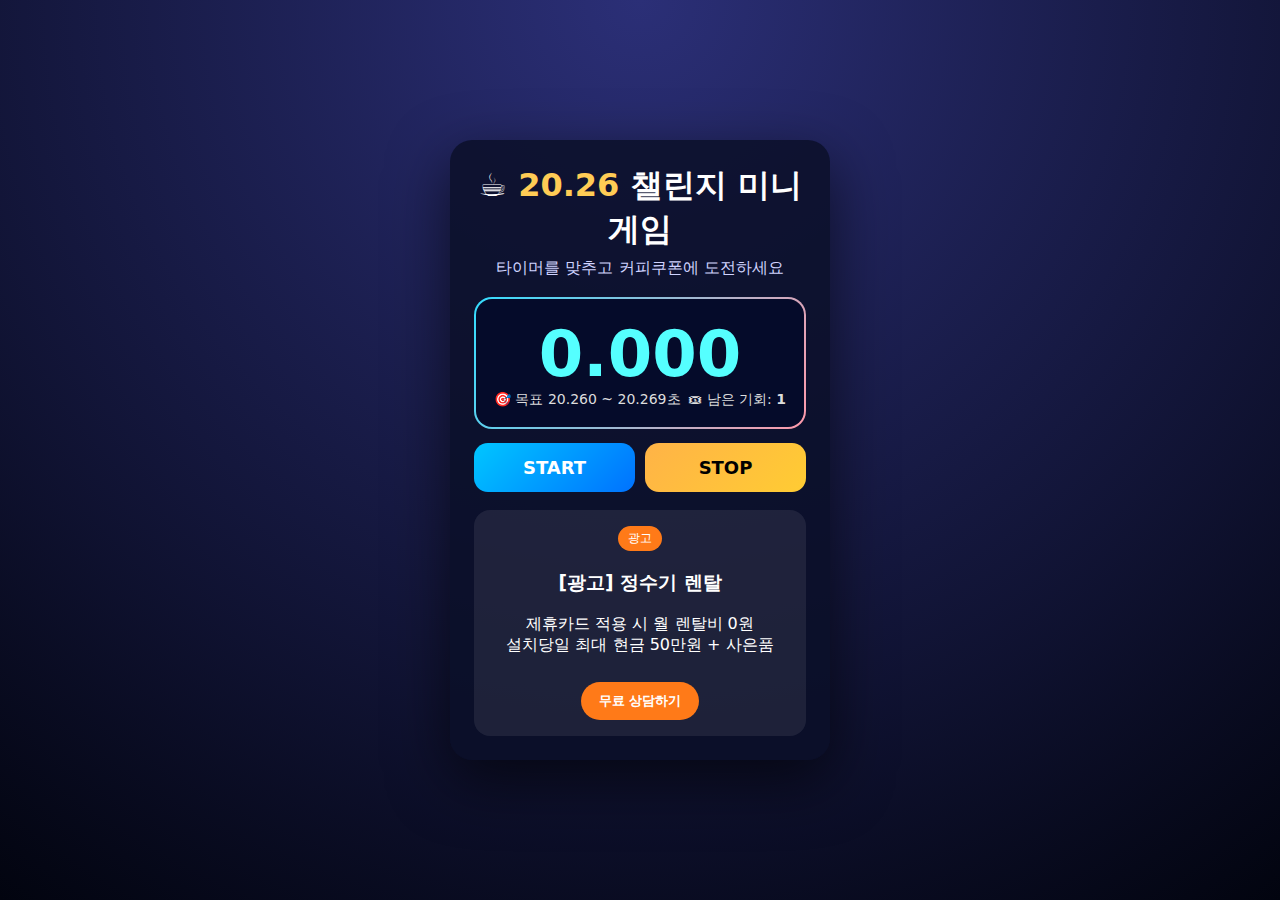
<file: public/index.html>
<!DOCTYPE html>
<html lang="ko">
<head>
  <meta charset="UTF-8" />
  <meta name="viewport" content="width=device-width, initial-scale=1.0"/>
  <title>20.26 챌린지 미니게임</title>

  <!-- Google AdSense -->
  <script async src="https://pagead2.googlesyndication.com/pagead/js/adsbygoogle.js?client=ca-pub-7356591276029815"
     crossorigin="anonymous"></script>

  <link rel="stylesheet" href="style.css"/>
</head>
<body>
  <div class="wrap">
    <div class="card">
      <h1>☕ <span class="gold">20.26</span> 챌린지 미니게임</h1>
      <p class="sub">타이머를 맞추고 커피쿠폰에 도전하세요</p>

      <div class="timer-box">
        <div id="time">0.000</div>
        <div class="info">
          <span>🎯 목표 20.260 ~ 20.269초</span>
          <span>🎟 남은 기회: <b id="chance">1</b></span>
        </div>
      </div>

      <div class="btns">
        <button id="startBtn">START</button>
        <button id="stopBtn">STOP</button>
      </div>

      <div id="result"></div>

      <!-- 광고 카드 -->
      <div class="ad-card" id="adCard">
        <div class="badge">광고</div>
        <h3>[광고] 정수기 렌탈</h3>
        <p>제휴카드 적용 시 월 렌탈비 0원<br>설치당일 최대 현금 50만원 + 사은품</p>
        <button id="adBtn">무료 상담하기</button>
      </div>

      <div id="retryBox" class="hidden">
        <p>재도전하려면 아래 중 하나를 선택하세요</p>
        <button id="shareBtn">친구에게 공유하고 재도전</button>
        <button id="adRetryBtn">광고 보고 재도전</button>
        <p class="guide">
          ※ 게임이 실행되지 않으면 우측 상단 ⋮ → 다른 브라우저로 열기
        </p>
      </div>

      <div id="formBox" class="hidden">
        <h3>🎉 성공! 응모 정보 입력</h3>
        <input id="name" placeholder="이름"/>
        <input id="phone" placeholder="전화번호"/>
        <label class="agree">
          <input type="checkbox" id="agree"/> 개인정보처리방침 동의
        </label>
        <button id="submitBtn">응모하기</button>
        <p class="note">정산 후 문자로 쿠폰 발송 / 조기 종료 가능</p>
      </div>

    </div>
  </div>

  <script src="script.js"></script>
</body>
</html>
</file>
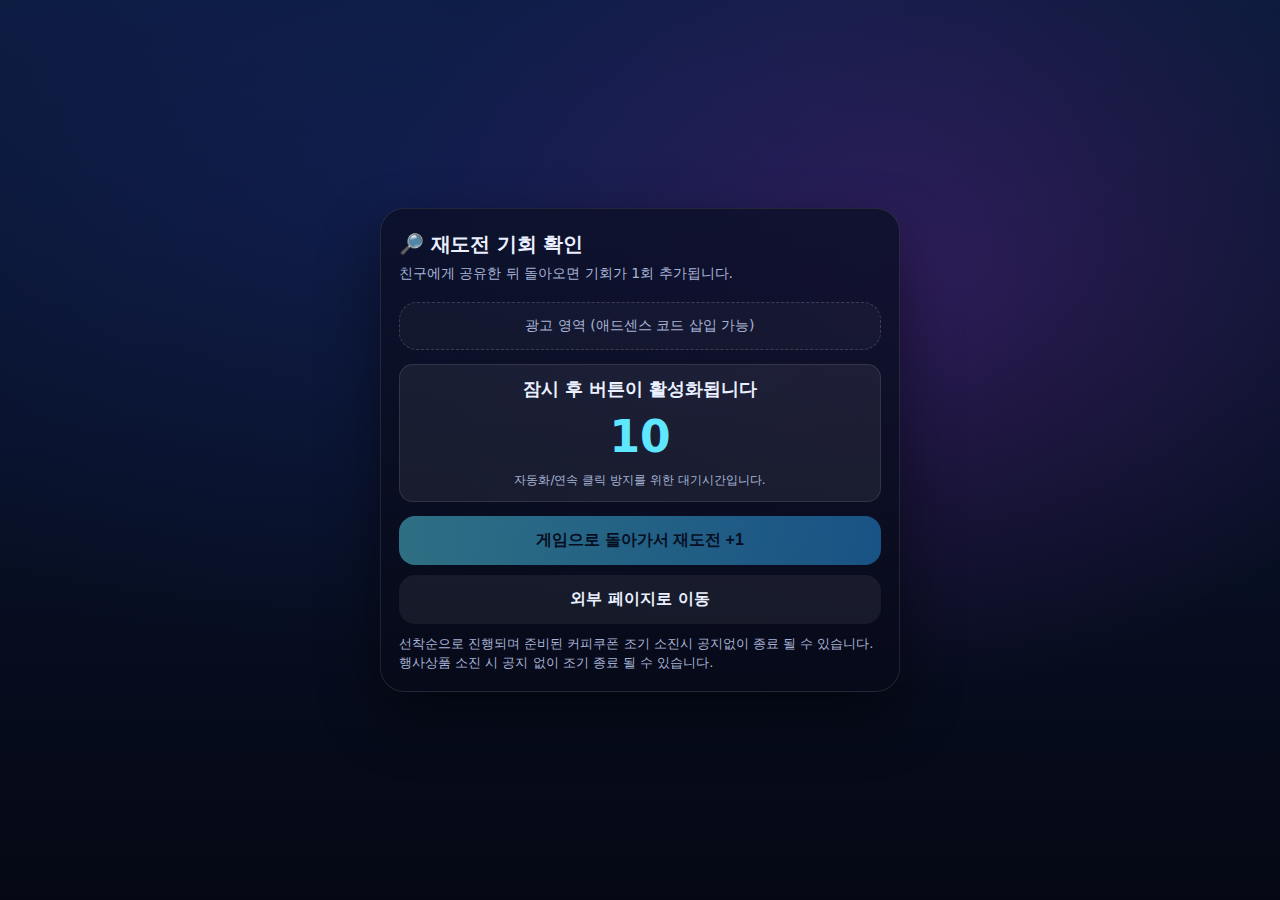
<file: public/gate.html>
<!doctype html>
<html lang="ko">
<head>
  <meta charset="utf-8"/>
  <meta name="viewport" content="width=device-width,initial-scale=1,viewport-fit=cover"/>
  <title>재도전 기회 확인</title>
  <script async src="https://pagead2.googlesyndication.com/pagead/js/adsbygoogle.js?client=ca-pub-7356591276029815"
     crossorigin="anonymous"></script>
  <style>
:root{
  --bg1:#050814; --bg2:#0b1a3b; --card:#0b1024cc;
  --text:#eaf0ff; --muted:#a8b3d6; --accent:#5ee7ff; --gold:#f2c14e;
  --danger:#ff6b6b; --ok:#38d996;
}
*{box-sizing:border-box;}
html,body{height:100%;margin:0;font-family:system-ui,-apple-system,Pretendard,Segoe UI,Roboto,Apple Color Emoji,Segoe UI Emoji;}
body{
  background: radial-gradient(1200px 800px at 30% 20%, #1c2a7a55 0%, transparent 60%),
              radial-gradient(900px 700px at 70% 30%, #7c2aa655 0%, transparent 60%),
              linear-gradient(180deg,var(--bg2),var(--bg1));
  color:var(--text);
}
.wrap{min-height:100%;display:flex;align-items:center;justify-content:center;padding:22px;}
.card{
  width:min(520px, 94vw);
  background: linear-gradient(180deg, #0b1026cc, #070a18cc);
  border:1px solid #ffffff1a;
  border-radius:24px;
  box-shadow: 0 25px 60px #00000077;
  padding:22px 18px 18px;
}
.h1{
  display:flex;align-items:center;gap:10px;
  font-size:20px;font-weight:800;letter-spacing:-.2px;
}
.sub{color:var(--muted);margin:6px 0 18px;font-size:14px;line-height:1.4;}
.timer{
  margin:14px 0 10px;
  border-radius:20px;
  padding:18px 14px;
  border:2px solid #ffffff22;
  background: radial-gradient(1200px 400px at 30% 20%, #5ee7ff22 0%, transparent 55%),
              radial-gradient(1200px 400px at 70% 20%, #f2c14e22 0%, transparent 55%),
              linear-gradient(180deg,#0a1030cc,#050818cc);
  position:relative;
}
.timer:before{
  content:"";
  position:absolute;inset:-2px;
  border-radius:22px;
  padding:2px;
  background: linear-gradient(90deg,#5ee7ff,#9a5bff,#f2c14e);
  -webkit-mask: linear-gradient(#000 0 0) content-box, linear-gradient(#000 0 0);
  -webkit-mask-composite: xor;
  mask-composite: exclude;
  pointer-events:none;
}
.digits{
  font-variant-numeric: tabular-nums;
  text-align:center;
  font-size:64px;
  font-weight:900;
  letter-spacing:2px;
  color:var(--accent);
  text-shadow:0 8px 30px #000000aa;
}
.meta{display:flex;justify-content:space-between;align-items:center;gap:12px;margin-top:8px;color:var(--muted);font-size:13px;}
.badge{
  display:inline-flex;align-items:center;gap:8px;
  padding:8px 10px;border-radius:999px;
  background:#ffffff10;border:1px solid #ffffff1a;
}
.btnrow{display:flex;gap:12px;margin:14px 0 10px;}
button, a.btn{
  appearance:none;border:none;cursor:pointer;
  width:100%;
  padding:14px 14px;border-radius:16px;
  font-size:16px;font-weight:800;
  transition:transform .05s ease, filter .15s ease, opacity .15s ease;
  display:inline-flex;align-items:center;justify-content:center;gap:10px;
  text-decoration:none;
}
button:active, a.btn:active{transform:translateY(1px);}
.primary{background:linear-gradient(90deg,#5ee7ff,#2aa8ff);color:#021225;}
.stop{background:linear-gradient(90deg,#f2c14e,#c07a1b);color:#1b1205;}
.ghost{background:#ffffff10;color:var(--text);border:1px solid #ffffff22;}
.disabled{opacity:.45;pointer-events:none;}
.hr{height:1px;background:#ffffff1a;margin:14px 0;}
.note{color:var(--muted);font-size:13px;line-height:1.5;}
.small{font-size:12px;color:var(--muted);}
.form{
  display:grid;grid-template-columns:1fr 1fr;gap:10px;margin-top:10px;
}
.form input{
  width:100%;padding:12px 12px;border-radius:14px;
  border:1px solid #ffffff22;background:#050818cc;color:var(--text);
  outline:none;
}
.form input::placeholder{color:#9aa6cc;}
.full{grid-column:1/-1;}
.chk{display:flex;align-items:center;gap:10px;margin:10px 0;}
.chk input{width:18px;height:18px;}
.msg{
  margin-top:10px;padding:12px 12px;border-radius:14px;
  background:#ffffff10;border:1px solid #ffffff1a;
}
.msg.ok{border-color:#38d99655;}
.msg.bad{border-color:#ff6b6b55;}
.adslot{
  margin-top:12px;
  padding:14px;border-radius:18px;
  border:1px dashed #ffffff2a;
  background:#ffffff08;
  text-align:center;color:var(--muted);font-size:14px;
}

  .center{text-align:center}
  .big{font-size:18px;font-weight:900;}
  .count{font-variant-numeric:tabular-nums;font-size:44px;font-weight:900;color:var(--accent);margin:10px 0;}
  </style>
</head>
<body>
<div class="wrap">
  <div class="card">
    <div class="h1">🔎 재도전 기회 확인</div>
    <div class="sub" id="subtitle">외부 페이지를 확인한 뒤 돌아오면 기회가 1회 추가됩니다.</div>

    <div class="adslot">광고 영역 (애드센스 코드 삽입 가능)</div>

    <div class="msg center" style="margin-top:14px;">
      <div class="big">잠시 후 버튼이 활성화됩니다</div>
      <div class="count" id="count">10</div>
      <div class="small">자동화/연속 클릭 방지를 위한 대기시간입니다.</div>
    </div>

    <div class="btnrow" style="margin-top:14px;">
      <button id="btnBack" class="primary disabled">게임으로 돌아가서 재도전 +1</button>
    </div>

    <div class="btnrow" style="margin-top:10px;">
      <a class="btn ghost" id="btnOpenOut" href="#">외부 페이지로 이동</a>
    </div>

    <div class="note" style="margin-top:10px;">
      선착순으로 진행되며 준비된 커피쿠폰 조기 소진시 공지없이 종료 될 수 있습니다.<br/>
      행사상품 소진 시 공지 없이 조기 종료 될 수 있습니다.
    </div>
  </div>
</div>

<script>

const params = new URLSearchParams(location.search);
const kind = params.get("kind") || "share";
const returnUrl = params.get("return") || (location.origin + "/index.html");

const SHARE_URL = "https://my-fortune.streamlit.app/";
const AD_URL = "https://incredible-dusk-20d2b5.netlify.app/";

const subtitle = document.getElementById("subtitle");
subtitle.textContent = kind === "share"
  ? "친구에게 공유한 뒤 돌아오면 기회가 1회 추가됩니다."
  : "광고/랜딩을 확인한 뒤 돌아오면 기회가 1회 추가됩니다.";

const outUrl = kind === "share" ? SHARE_URL : AD_URL;

const hint = document.getElementById("hint");
if(hint){
  hint.innerHTML = (kind === "share")
    ? `<b>카카오톡 공유</b>: 버튼을 누르면 링크 공유 화면이 뜹니다. <b>카카오톡</b> → 친구 선택 → 전송.<br/>
       게임이 실행이 안 되면 <b>우측 아래 점 3개</b> → <b>다른 브라우저로 열기</b>로 시도해보세요.`
    : `광고/랜딩을 확인한 뒤 돌아오면 기회가 추가됩니다.`;
}

async function tryShare(url){
  if(!navigator.share) return false;
  try {
    await navigator.share({
      title: "20.26 챌린지 미니게임",
      text: "20.26초 맞추고 커피쿠폰 도전!",
      url
    });
    return true;
  } catch(e) {
    return false;
  }
}

async function copyText(t){
  try {
    await navigator.clipboard.writeText(t);
    return true;
  } catch(e) {
    const ta = document.createElement("textarea");
    ta.value = t;
    ta.style.position = "fixed";
    ta.style.opacity = "0";
    document.body.appendChild(ta);
    ta.focus(); ta.select();
    try {
      const ok = document.execCommand("copy");
      document.body.removeChild(ta);
      return ok;
    } catch(err) {
      document.body.removeChild(ta);
      return false;
    }
  }
}

document.getElementById("btnOpenOut").addEventListener("click", async (e) => {
  e.preventDefault();

  if(kind === "share") {
    const ok = await tryShare(outUrl);
    if(!ok) {
      // Fallback: copy link + open it
      await copyText(outUrl);
      try { window.open(outUrl, "_blank", "noopener,noreferrer"); } catch(err){}
      alert("공유가 지원되지 않아 링크를 복사했습니다. 카카오톡/메신저에 붙여넣어 공유해 주세요.");
    }
    return;
  }

  // ad
  try { window.open(outUrl, "_blank", "noopener,noreferrer"); } catch(err){}
});

// countdown + grant
const el = document.getElementById("sec");
const btn = document.getElementById("btnReturn");
let n = 3;
el.textContent = String(n);
btn.classList.add("disabled");
const timer = setInterval(() => {
  n -= 1;
  el.textContent = String(n);
  if(n <= 0) {
    clearInterval(timer);
    el.textContent = "0";
    btn.classList.remove("disabled");
  }
}, 1000);

btn.addEventListener("click", () => {
  if(btn.classList.contains("disabled")) return;
  const grant = kind + "-" + Date.now() + "-" + Math.random().toString(16).slice(2);
  const sep = returnUrl.includes("?") ? "&" : "?";
  location.href = returnUrl + sep + "grant=" + encodeURIComponent(grant);
});

</script>
</body>
</html>
</file>
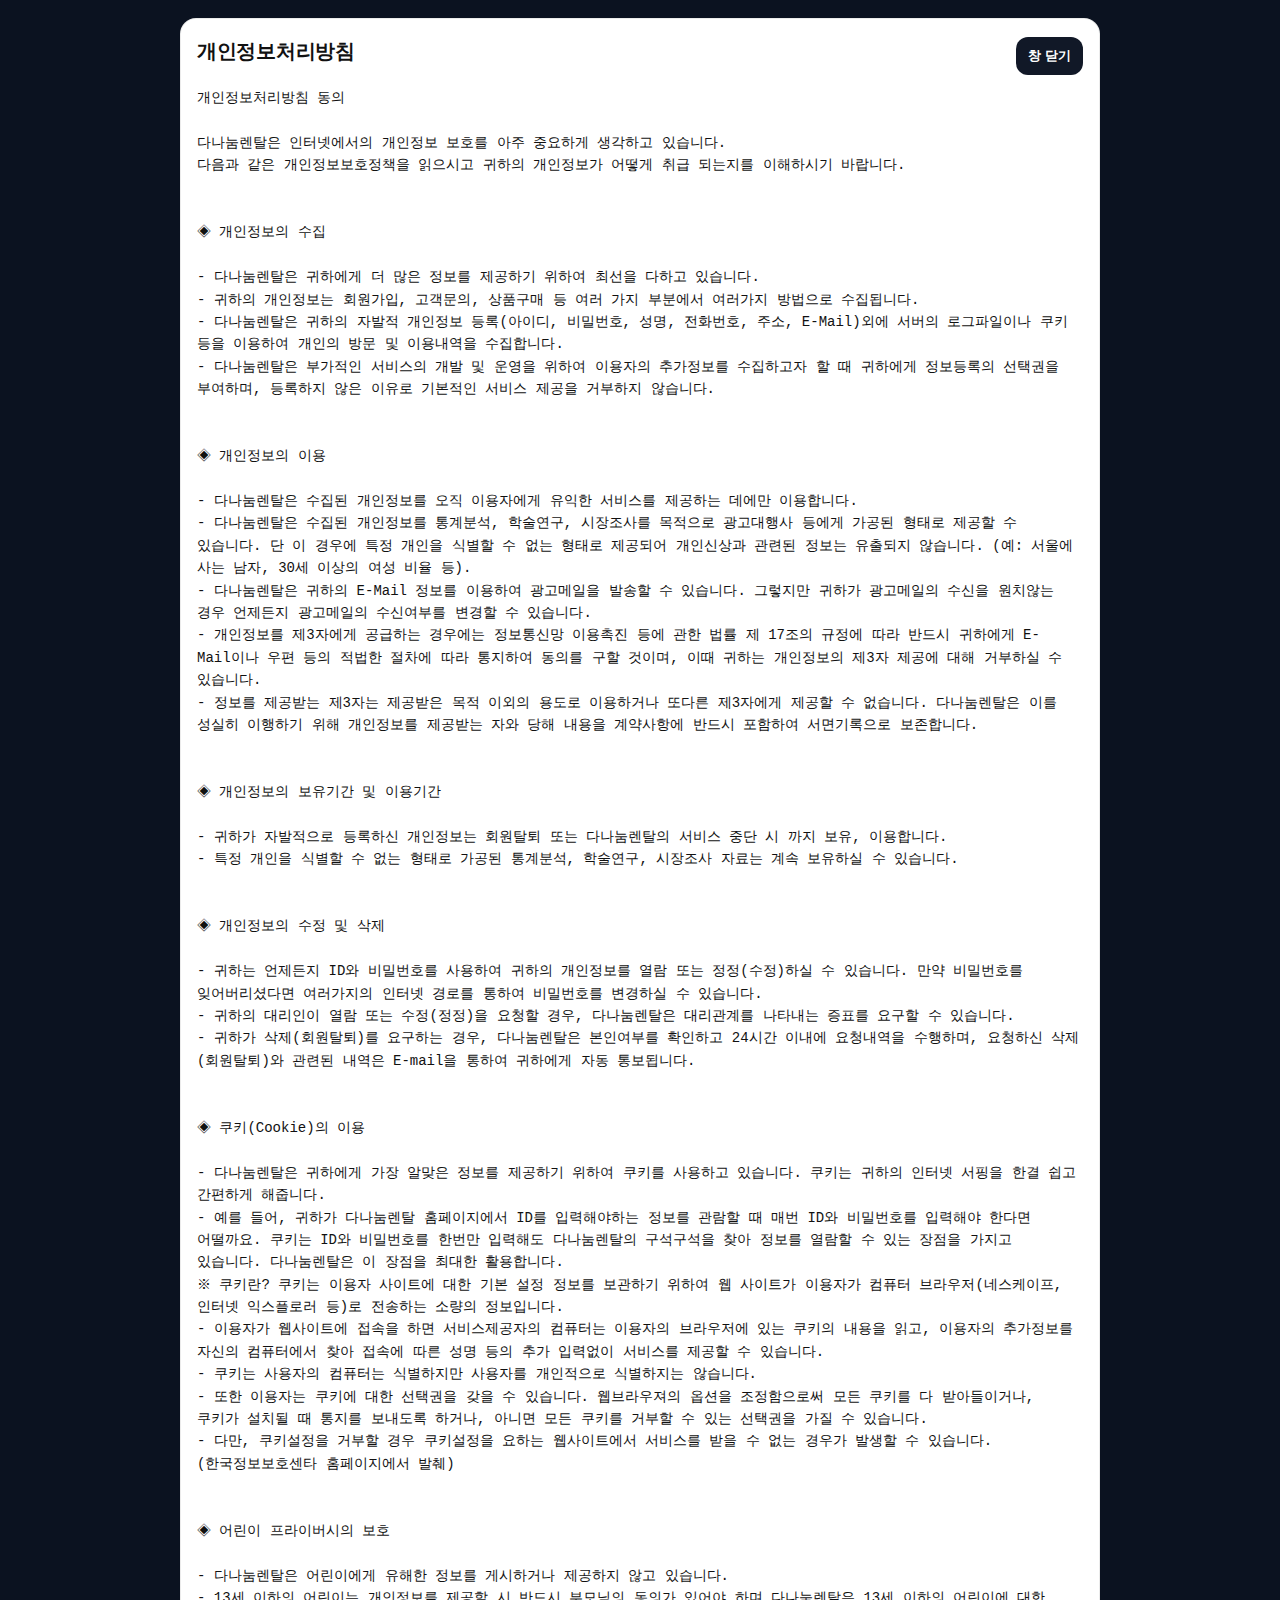
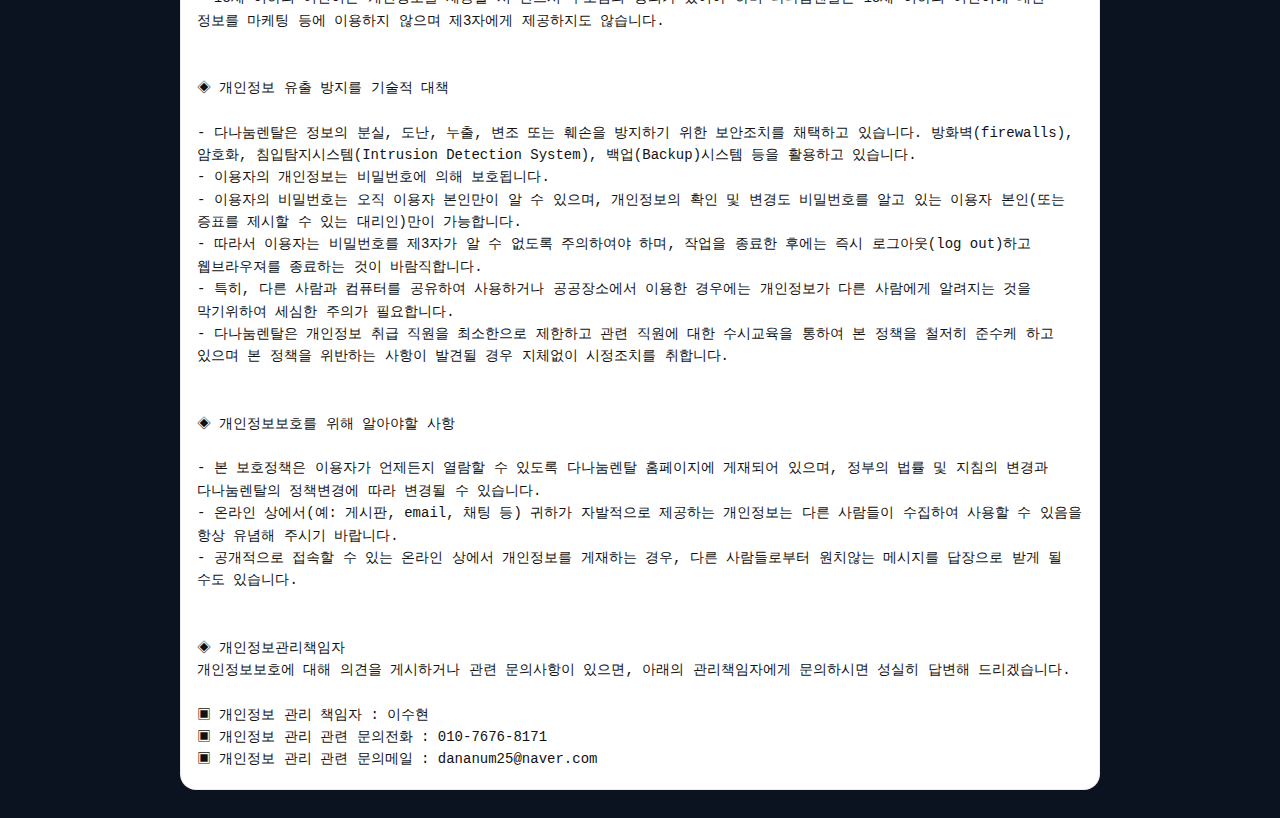
<file: public/privacy.html>
<!doctype html>
<html lang="ko">
<head>
  <meta charset="utf-8" />
  <meta name="viewport" content="width=device-width, initial-scale=1" />
  <title>개인정보처리방침 - 다나눔렌탈</title>
  <script async src="https://pagead2.googlesyndication.com/pagead/js/adsbygoogle.js?client=ca-pub-7356591276029815" crossorigin="anonymous"></script>
  <style>
    body {
      margin: 0;
      font-family: system-ui, -apple-system, Segoe UI, Roboto, "Noto Sans KR", Arial, sans-serif;
      background: #0b1220;
      color: #111;
    }
    .wrap {
      max-width: 920px;
      margin: 0 auto;
      padding: 18px 14px 28px;
    }
    .card {
      background: #fff;
      border-radius: 16px;
      padding: 18px 16px;
      border: 1px solid rgba(0,0,0,0.08);
    }
    h1 {
      font-size: 20px;
      margin: 0 0 10px;
      letter-spacing: -0.3px;
    }
    pre {
      white-space: pre-wrap;
      word-break: keep-all;
      line-height: 1.6;
      font-size: 14px;
      margin: 0;
    }
    .top {
      display:flex;
      justify-content: space-between;
      align-items:center;
      gap: 10px;
      margin-bottom: 12px;
    }
    .btn {
      border: 0;
      background: #111827;
      color: #fff;
      padding: 10px 12px;
      border-radius: 12px;
      font-weight: 800;
      cursor: pointer;
      font-size: 13px;
    }
  </style>
</head>
<body>
  <div class="wrap">
    <div class="card">
      <div class="top">
        <h1>개인정보처리방침</h1>
        <button class="btn" onclick="window.close()">창 닫기</button>
      </div>
      <pre>개인정보처리방침 동의

다나눔렌탈은 인터넷에서의 개인정보 보호를 아주 중요하게 생각하고 있습니다.
다음과 같은 개인정보보호정책을 읽으시고 귀하의 개인정보가 어떻게 취급 되는지를 이해하시기 바랍니다.


◈ 개인정보의 수집

- 다나눔렌탈은 귀하에게 더 많은 정보를 제공하기 위하여 최선을 다하고 있습니다.
- 귀하의 개인정보는 회원가입, 고객문의, 상품구매 등 여러 가지 부분에서 여러가지 방법으로 수집됩니다.
- 다나눔렌탈은 귀하의 자발적 개인정보 등록(아이디, 비밀번호, 성명, 전화번호, 주소, E-Mail)외에 서버의 로그파일이나 쿠키 등을 이용하여 개인의 방문 및 이용내역을 수집합니다.
- 다나눔렌탈은 부가적인 서비스의 개발 및 운영을 위하여 이용자의 추가정보를 수집하고자 할 때 귀하에게 정보등록의 선택권을 부여하며, 등록하지 않은 이유로 기본적인 서비스 제공을 거부하지 않습니다.


◈ 개인정보의 이용

- 다나눔렌탈은 수집된 개인정보를 오직 이용자에게 유익한 서비스를 제공하는 데에만 이용합니다.
- 다나눔렌탈은 수집된 개인정보를 통계분석, 학술연구, 시장조사를 목적으로 광고대행사 등에게 가공된 형태로 제공할 수 있습니다. 단 이 경우에 특정 개인을 식별할 수 없는 형태로 제공되어 개인신상과 관련된 정보는 유출되지 않습니다. (예: 서울에 사는 남자, 30세 이상의 여성 비율 등).
- 다나눔렌탈은 귀하의 E-Mail 정보를 이용하여 광고메일을 발송할 수 있습니다. 그렇지만 귀하가 광고메일의 수신을 원치않는 경우 언제든지 광고메일의 수신여부를 변경할 수 있습니다.
- 개인정보를 제3자에게 공급하는 경우에는 정보통신망 이용촉진 등에 관한 법률 제 17조의 규정에 따라 반드시 귀하에게 E-Mail이나 우편 등의 적법한 절차에 따라 통지하여 동의를 구할 것이며, 이때 귀하는 개인정보의 제3자 제공에 대해 거부하실 수 있습니다.
- 정보를 제공받는 제3자는 제공받은 목적 이외의 용도로 이용하거나 또다른 제3자에게 제공할 수 없습니다. 다나눔렌탈은 이를 성실히 이행하기 위해 개인정보를 제공받는 자와 당해 내용을 계약사항에 반드시 포함하여 서면기록으로 보존합니다.


◈ 개인정보의 보유기간 및 이용기간

- 귀하가 자발적으로 등록하신 개인정보는 회원탈퇴 또는 다나눔렌탈의 서비스 중단 시 까지 보유, 이용합니다.
- 특정 개인을 식별할 수 없는 형태로 가공된 통계분석, 학술연구, 시장조사 자료는 계속 보유하실 수 있습니다.


◈ 개인정보의 수정 및 삭제

- 귀하는 언제든지 ID와 비밀번호를 사용하여 귀하의 개인정보를 열람 또는 정정(수정)하실 수 있습니다. 만약 비밀번호를 잊어버리셨다면 여러가지의 인터넷 경로를 통하여 비밀번호를 변경하실 수 있습니다.
- 귀하의 대리인이 열람 또는 수정(정정)을 요청할 경우, 다나눔렌탈은 대리관계를 나타내는 증표를 요구할 수 있습니다.
- 귀하가 삭제(회원탈퇴)를 요구하는 경우, 다나눔렌탈은 본인여부를 확인하고 24시간 이내에 요청내역을 수행하며, 요청하신 삭제(회원탈퇴)와 관련된 내역은 E-mail을 통하여 귀하에게 자동 통보됩니다.


◈ 쿠키(Cookie)의 이용

- 다나눔렌탈은 귀하에게 가장 알맞은 정보를 제공하기 위하여 쿠키를 사용하고 있습니다. 쿠키는 귀하의 인터넷 서핑을 한결 쉽고 간편하게 해줍니다.
- 예를 들어, 귀하가 다나눔렌탈 홈페이지에서 ID를 입력해야하는 정보를 관람할 때 매번 ID와 비밀번호를 입력해야 한다면 어떨까요. 쿠키는 ID와 비밀번호를 한번만 입력해도 다나눔렌탈의 구석구석을 찾아 정보를 열람할 수 있는 장점을 가지고 있습니다. 다나눔렌탈은 이 장점을 최대한 활용합니다.
※ 쿠키란? 쿠키는 이용자 사이트에 대한 기본 설정 정보를 보관하기 위하여 웹 사이트가 이용자가 컴퓨터 브라우저(네스케이프, 인터넷 익스플로러 등)로 전송하는 소량의 정보입니다.
- 이용자가 웹사이트에 접속을 하면 서비스제공자의 컴퓨터는 이용자의 브라우저에 있는 쿠키의 내용을 읽고, 이용자의 추가정보를 자신의 컴퓨터에서 찾아 접속에 따른 성명 등의 추가 입력없이 서비스를 제공할 수 있습니다.
- 쿠키는 사용자의 컴퓨터는 식별하지만 사용자를 개인적으로 식별하지는 않습니다.
- 또한 이용자는 쿠키에 대한 선택권을 갖을 수 있습니다. 웹브라우져의 옵션을 조정함으로써 모든 쿠키를 다 받아들이거나, 쿠키가 설치될 때 통지를 보내도록 하거나, 아니면 모든 쿠키를 거부할 수 있는 선택권을 가질 수 있습니다.
- 다만, 쿠키설정을 거부할 경우 쿠키설정을 요하는 웹사이트에서 서비스를 받을 수 없는 경우가 발생할 수 있습니다. (한국정보보호센타 홈페이지에서 발췌)


◈ 어린이 프라이버시의 보호

- 다나눔렌탈은 어린이에게 유해한 정보를 게시하거나 제공하지 않고 있습니다.
- 13세 이하의 어린이는 개인정보를 제공할 시 반드시 부모님의 동의가 있어야 하며 다나눔렌탈은 13세 이하의 어린이에 대한 정보를 마케팅 등에 이용하지 않으며 제3자에게 제공하지도 않습니다.


◈ 개인정보 유출 방지를 기술적 대책

- 다나눔렌탈은 정보의 분실, 도난, 누출, 변조 또는 훼손을 방지하기 위한 보안조치를 채택하고 있습니다. 방화벽(firewalls), 암호화, 침입탐지시스템(Intrusion Detection System), 백업(Backup)시스템 등을 활용하고 있습니다.
- 이용자의 개인정보는 비밀번호에 의해 보호됩니다.
- 이용자의 비밀번호는 오직 이용자 본인만이 알 수 있으며, 개인정보의 확인 및 변경도 비밀번호를 알고 있는 이용자 본인(또는 증표를 제시할 수 있는 대리인)만이 가능합니다.
- 따라서 이용자는 비밀번호를 제3자가 알 수 없도록 주의하여야 하며, 작업을 종료한 후에는 즉시 로그아웃(log out)하고 웹브라우져를 종료하는 것이 바람직합니다.
- 특히, 다른 사람과 컴퓨터를 공유하여 사용하거나 공공장소에서 이용한 경우에는 개인정보가 다른 사람에게 알려지는 것을 막기위하여 세심한 주의가 필요합니다.
- 다나눔렌탈은 개인정보 취급 직원을 최소한으로 제한하고 관련 직원에 대한 수시교육을 통하여 본 정책을 철저히 준수케 하고 있으며 본 정책을 위반하는 사항이 발견될 경우 지체없이 시정조치를 취합니다.


◈ 개인정보보호를 위해 알아야할 사항

- 본 보호정책은 이용자가 언제든지 열람할 수 있도록 다나눔렌탈 홈페이지에 게재되어 있으며, 정부의 법률 및 지침의 변경과 다나눔렌탈의 정책변경에 따라 변경될 수 있습니다.
- 온라인 상에서(예: 게시판, email, 채팅 등) 귀하가 자발적으로 제공하는 개인정보는 다른 사람들이 수집하여 사용할 수 있음을 항상 유념해 주시기 바랍니다.
- 공개적으로 접속할 수 있는 온라인 상에서 개인정보를 게재하는 경우, 다른 사람들로부터 원치않는 메시지를 답장으로 받게 될 수도 있습니다.


◈ 개인정보관리책임자
개인정보보호에 대해 의견을 게시하거나 관련 문의사항이 있으면, 아래의 관리책임자에게 문의하시면 성실히 답변해 드리겠습니다.

▣ 개인정보 관리 책임자 : 이수현
▣ 개인정보 관리 관련 문의전화 : 010-7676-8171
▣ 개인정보 관리 관련 문의메일 : dananum25@naver.com
</pre>
    </div>
  </div>
</body>
</html>
</file>
<file: public/style.css>
*{box-sizing:border-box;font-family:system-ui,-apple-system,Segoe UI,Roboto}
body{margin:0;background:radial-gradient(circle at top,#2b2f77,#02040f);min-height:100vh;display:flex;justify-content:center;align-items:center;color:#fff}
.wrap{width:100%;max-width:420px;padding:20px}
.card{background:rgba(10,15,40,.85);border-radius:22px;padding:24px;box-shadow:0 20px 60px rgba(0,0,0,.6)}
h1{text-align:center;margin:0}
.gold{color:#ffcc55}
.sub{text-align:center;color:#cfd3ff;margin:6px 0 18px}
.timer-box{border:2px solid transparent;border-radius:18px;padding:18px;background:linear-gradient(#050b2a,#050b2a) padding-box,linear-gradient(120deg,#3df,#f9a) border-box}
#time{font-size:64px;text-align:center;color:#5ff;font-weight:700}
.info{display:flex;justify-content:space-between;font-size:14px;color:#ddd}
.btns{display:flex;gap:10px;margin-top:14px}
.btns button{flex:1;padding:14px;border:none;border-radius:14px;font-size:18px;font-weight:700}
#startBtn{background:linear-gradient(135deg,#00c6ff,#0072ff);color:#fff}
#stopBtn{background:linear-gradient(135deg,#ffb347,#ffcc33)}
#adCard{margin-top:18px;padding:16px;border-radius:16px;background:rgba(255,255,255,.08);text-align:center}
.badge{display:inline-block;background:#ff7a18;padding:4px 10px;border-radius:20px;font-size:12px}
.ad-card button{margin-top:10px;padding:10px 18px;border-radius:20px;border:none;background:#ff7a18;color:#fff;font-weight:700}
#retryBox,#formBox{margin-top:18px}
.hidden{display:none}
#retryBox button{width:100%;padding:12px;margin-top:8px;border:none;border-radius:14px;background:#444;color:#fff}
.guide{font-size:12px;color:#bbb;margin-top:6px}
#formBox input{width:100%;padding:10px;margin-top:8px;border-radius:10px;border:none}
#submitBtn{margin-top:10px;width:100%;padding:12px;border:none;border-radius:14px;background:#00c6ff;color:#fff;font-weight:700}
.note{font-size:12px;color:#bbb;margin-top:6px}
</file>
